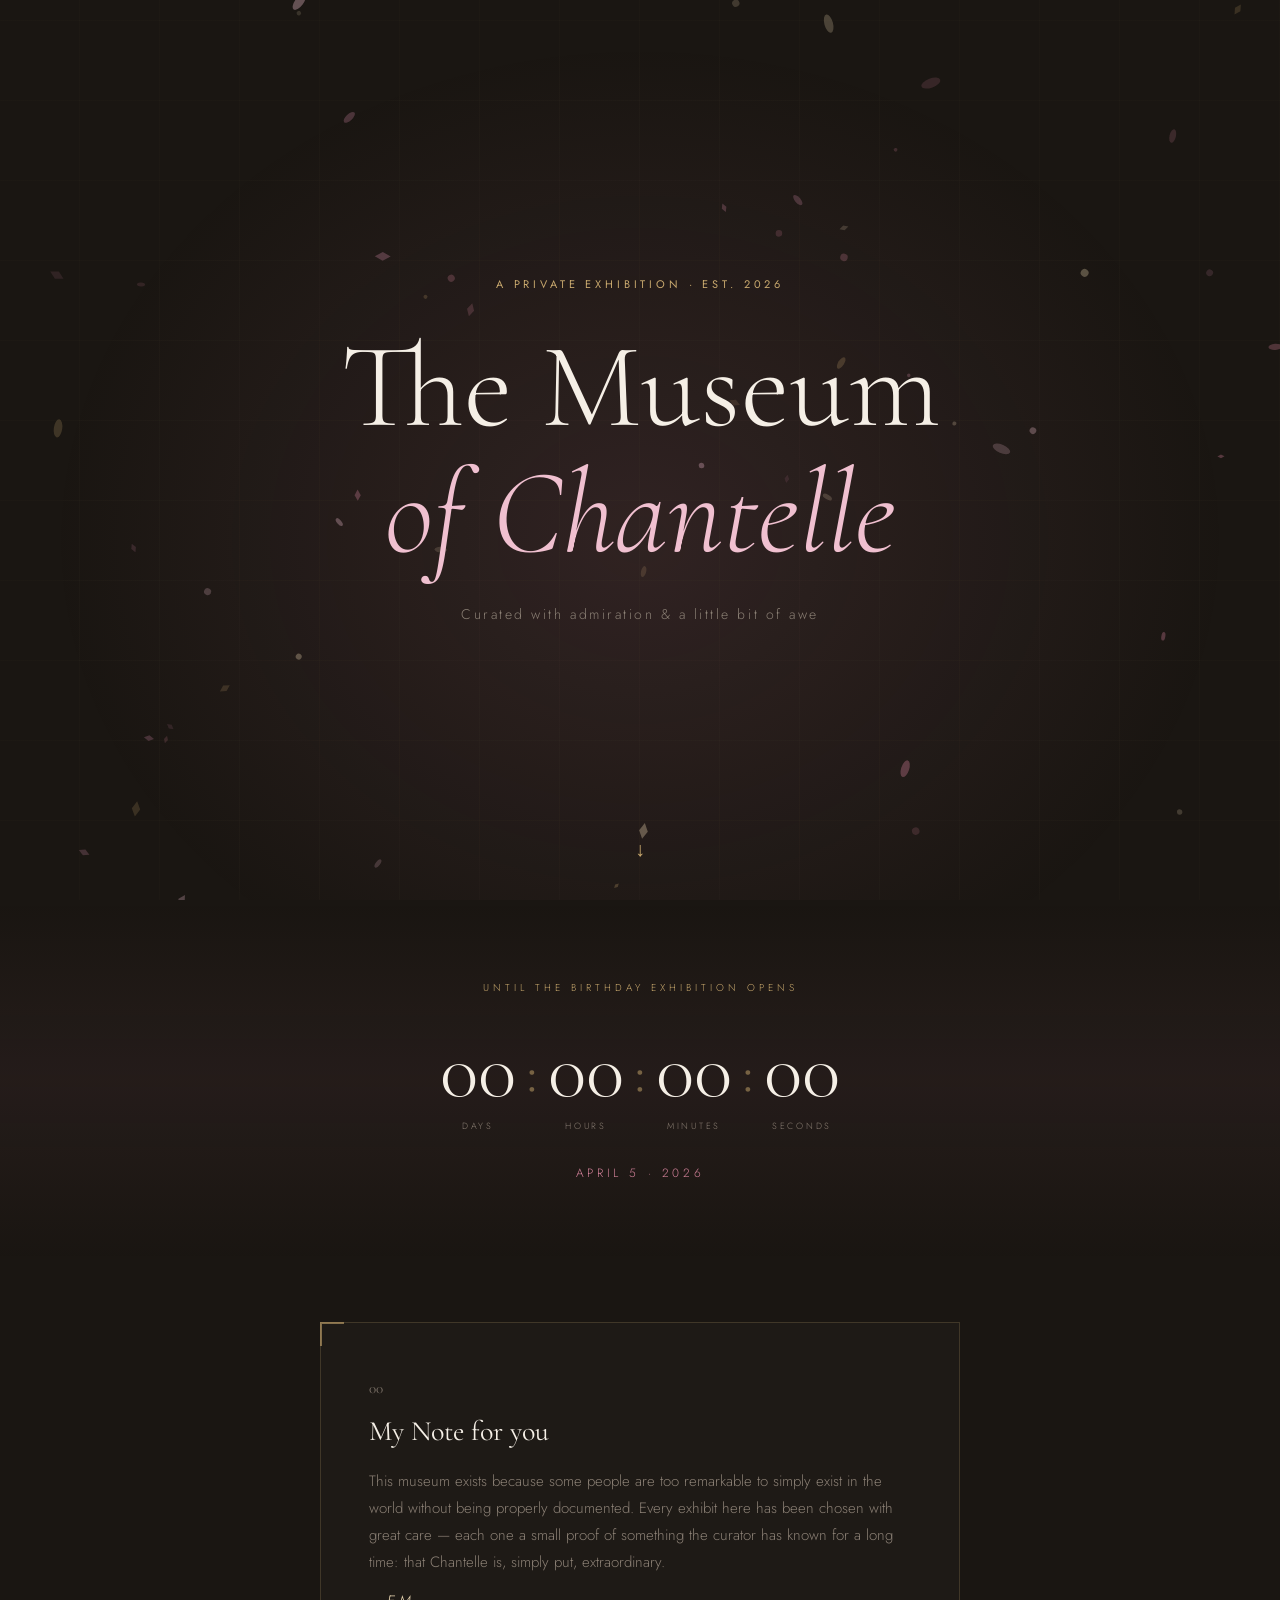
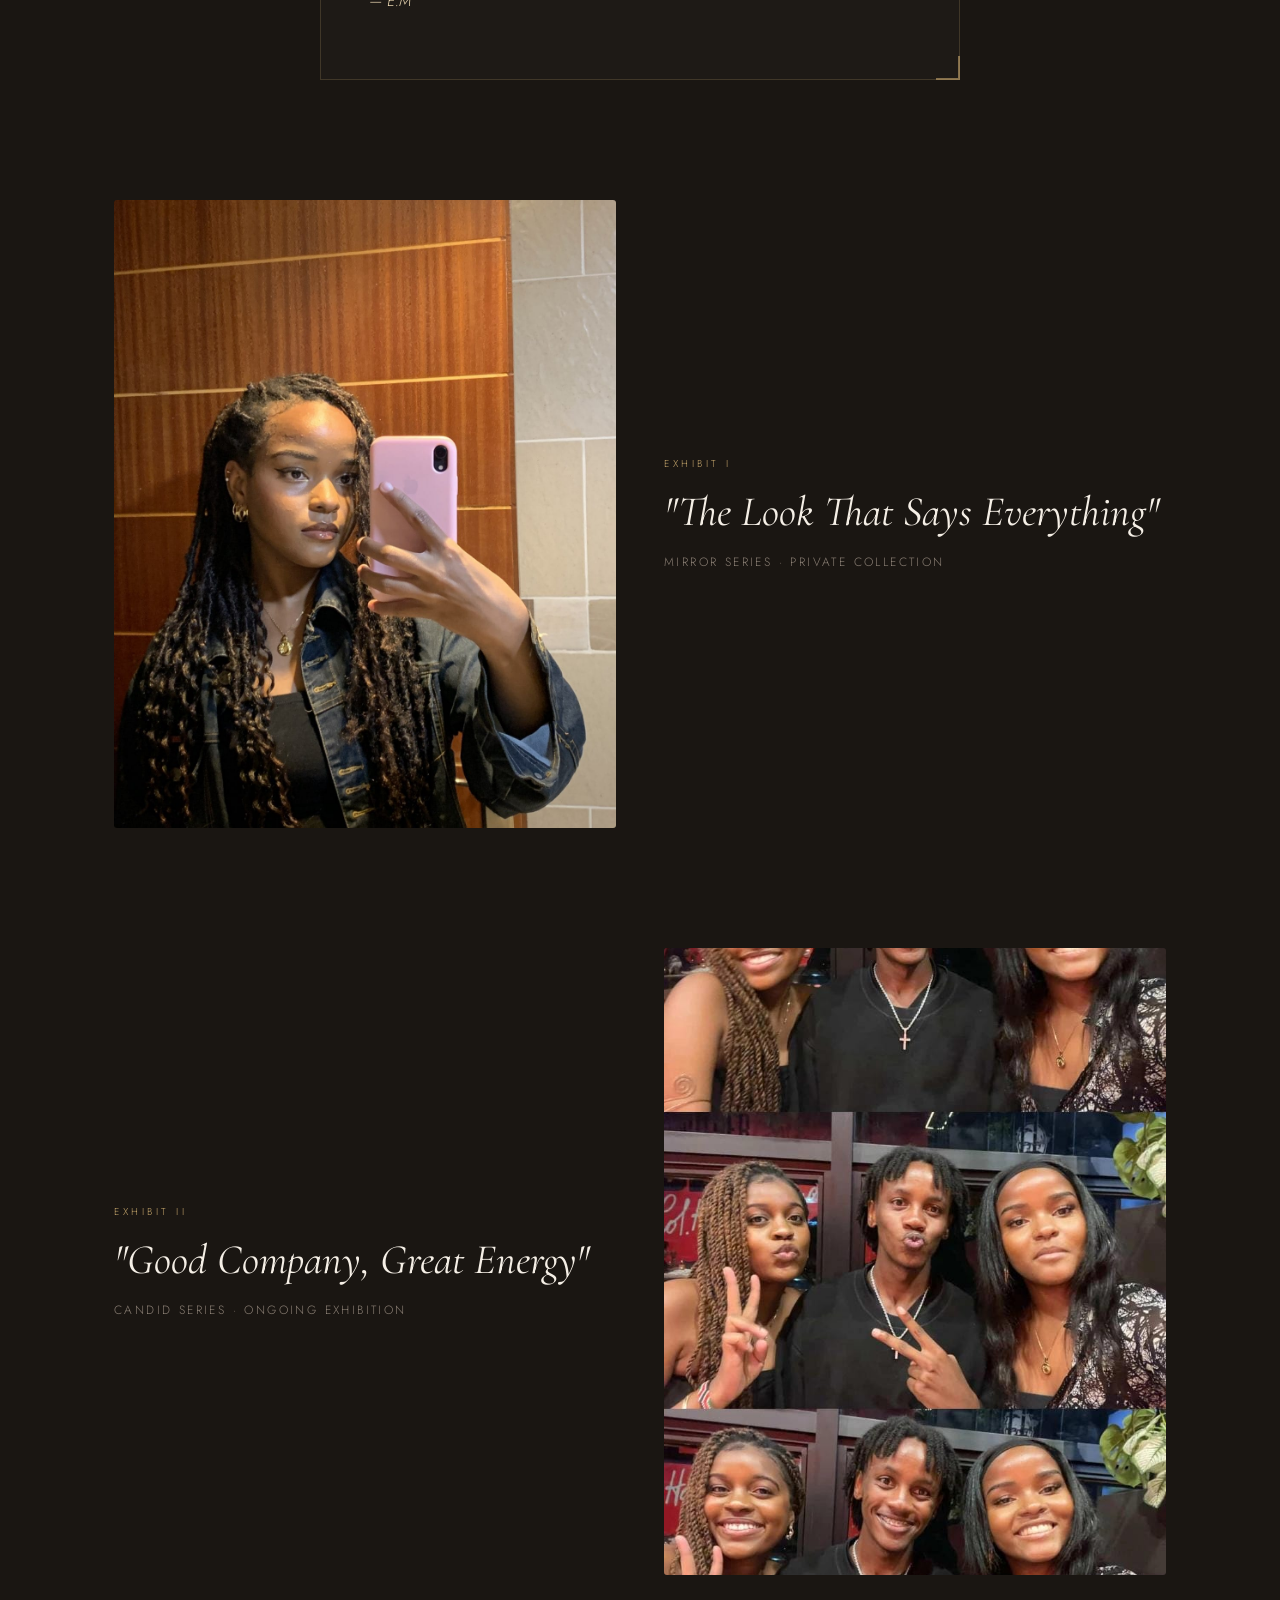
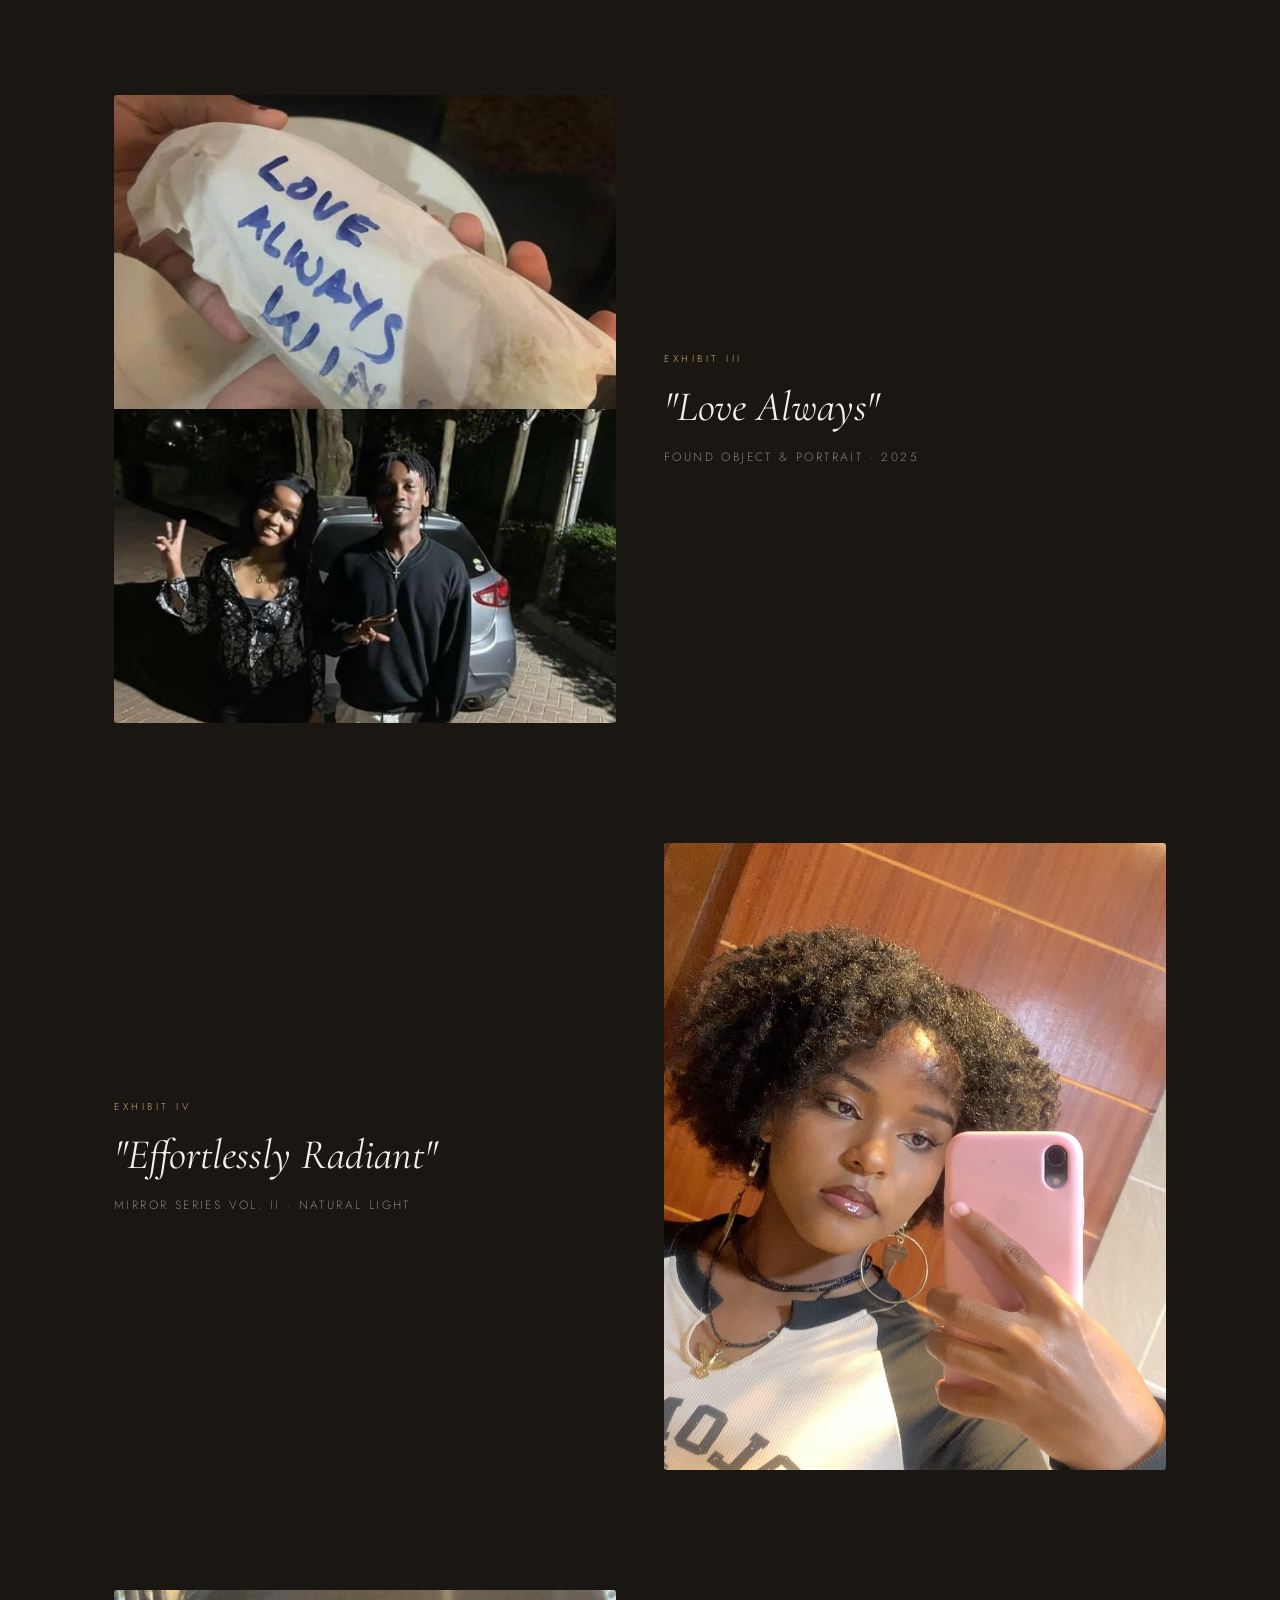
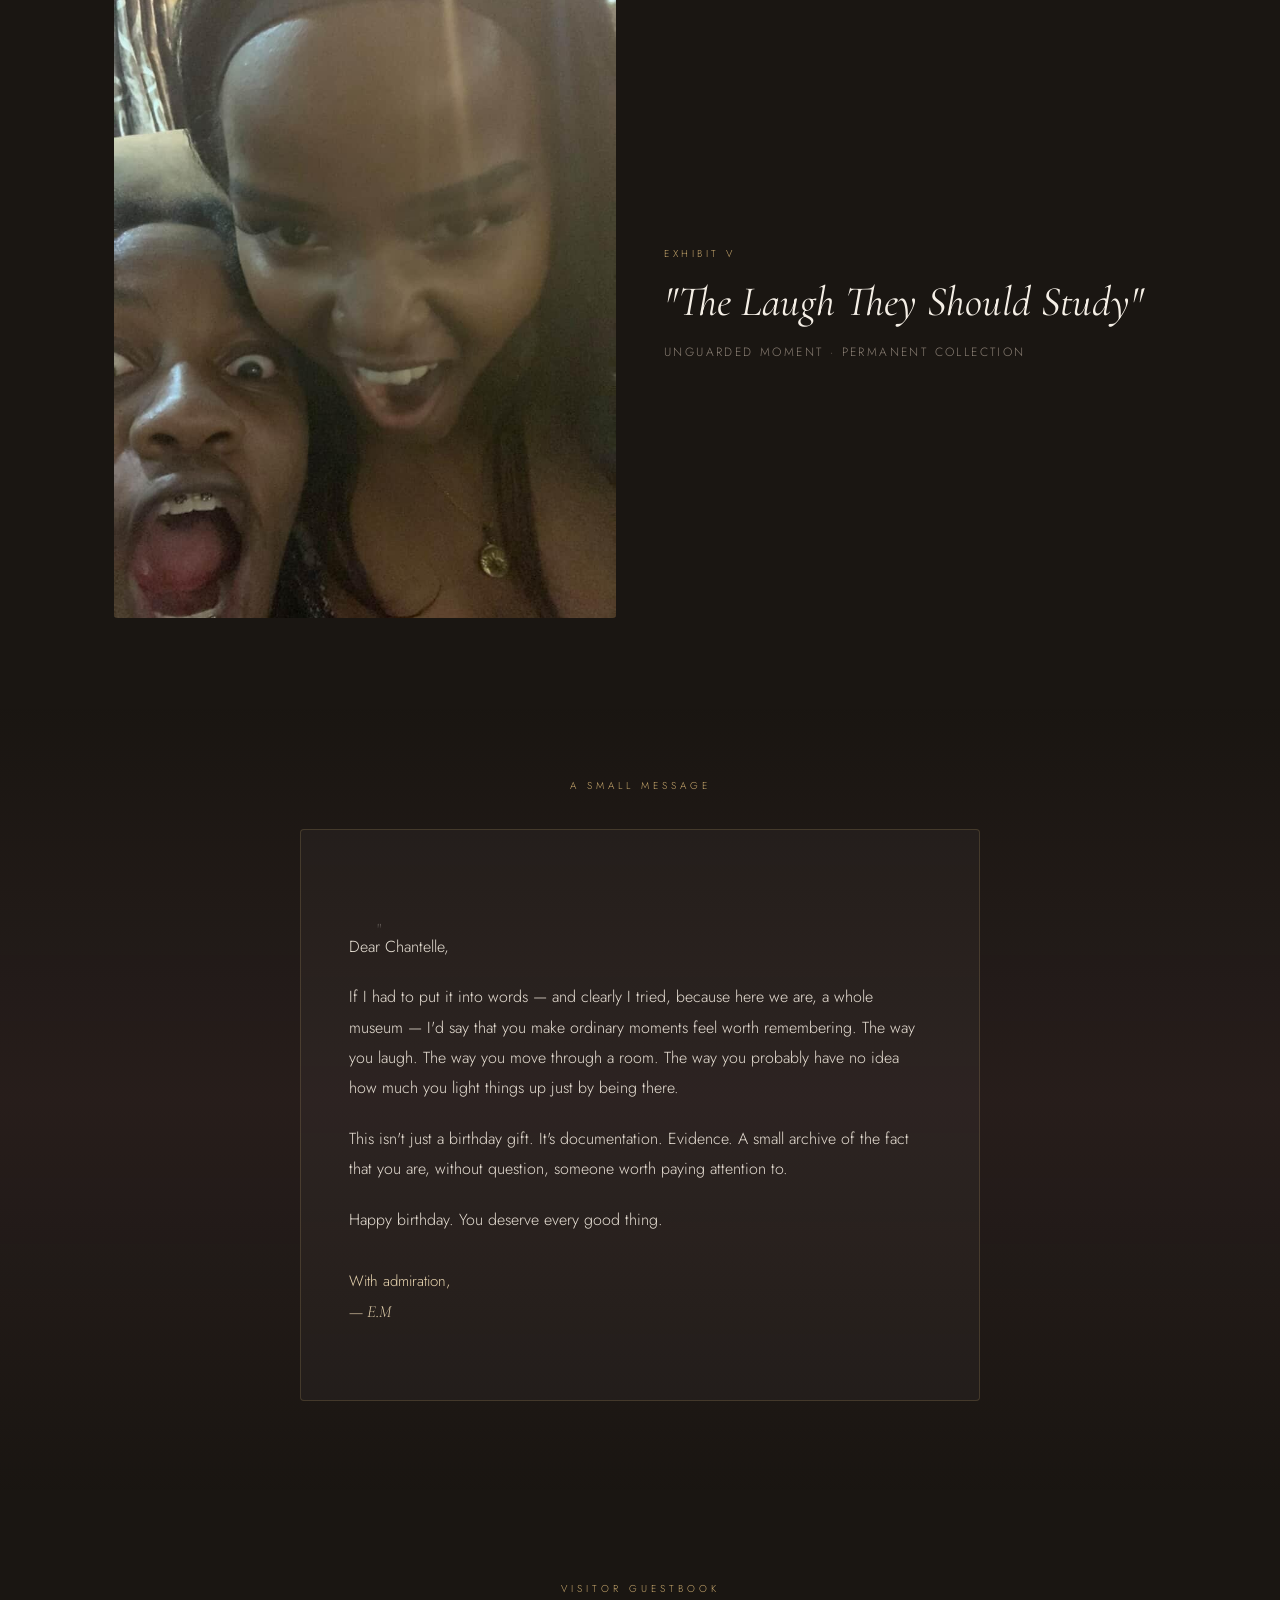
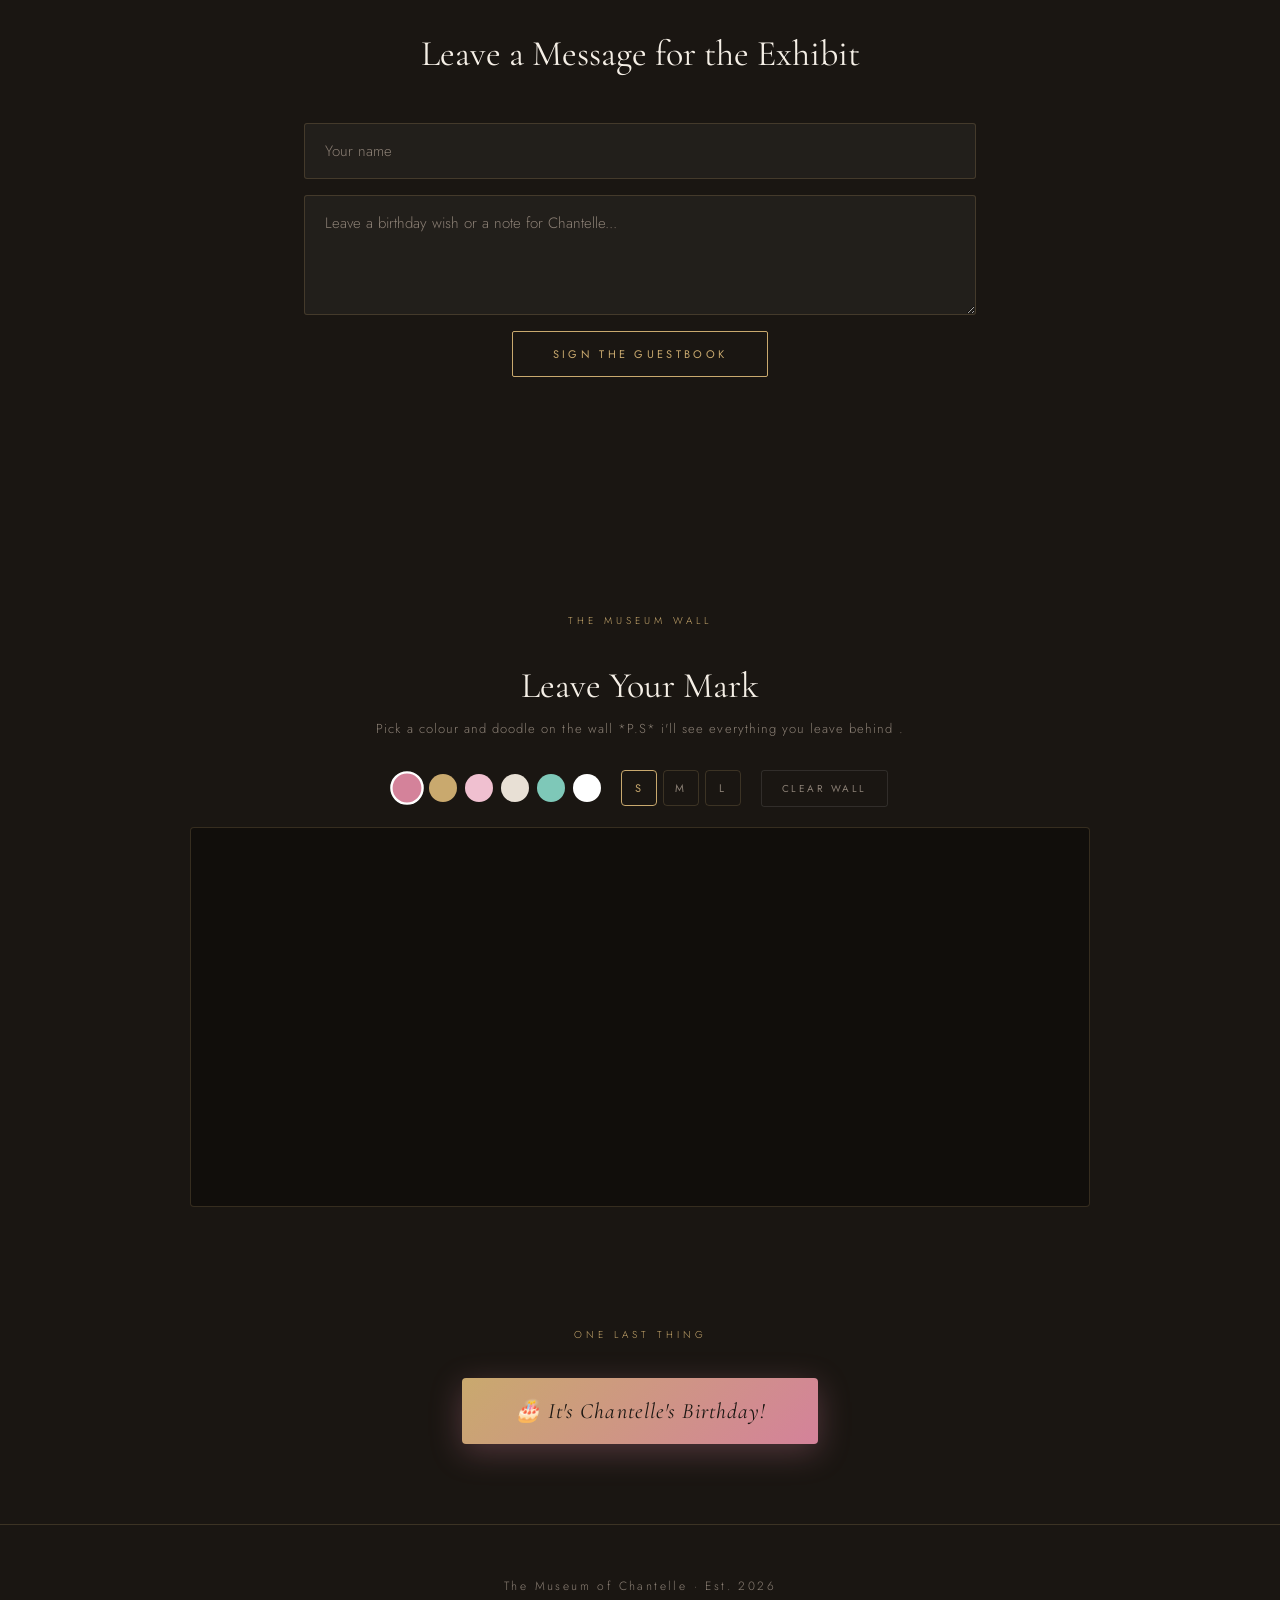
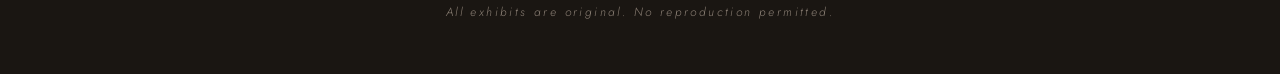
<file: index.html>
<!DOCTYPE html>
<html lang="en">
<head>
  <meta charset="UTF-8">
  <meta name="viewport" content="width=device-width, initial-scale=1.0">
  <title>The Museum of Us</title>
  <link rel="preconnect" href="https://fonts.googleapis.com">
  <link href="https://fonts.googleapis.com/css2?family=Cormorant+Garamond:ital,wght@0,300;0,400;0,600;1,300;1,400&family=Jost:wght@200;300;400&display=swap" rel="stylesheet">
  <link rel="stylesheet" href="styles.css">
</head>
<body>

  <!-- Floating petals canvas -->
  <canvas id="petals"></canvas>

  <!-- ── HERO ── -->
  <header class="hero">
    <p class="hero-eyebrow">A Private Exhibition · Est. 2026</p>
    <h1 class="hero-title">The Museum<br><em>of Chantelle</em></h1>
    <p class="hero-sub">Curated with admiration &amp; a little bit of awe</p>
    <div class="scroll-hint">↓</div>
  </header>

  <!-- ── COUNTDOWN ── -->
  <section class="countdown-section">
    <p class="section-label">Until the Birthday Exhibition Opens</p>
    <div class="countdown-grid">
      <div class="cd-block"><span id="cd-days">--</span><small>Days</small></div>
      <div class="cd-sep">:</div>
      <div class="cd-block"><span id="cd-hours">--</span><small>Hours</small></div>
      <div class="cd-sep">:</div>
      <div class="cd-block"><span id="cd-mins">--</span><small>Minutes</small></div>
      <div class="cd-sep">:</div>
      <div class="cd-block"><span id="cd-secs">--</span><small>Seconds</small></div>
    </div>
    <p class="birthday-date">April 5 · 2026</p>
  </section>

  <!-- ── INTRO PLACARD ── -->
  <section class="placard-section">
    <div class="placard">
      <p class="placard-number">00</p>
      <h2>My Note for you</h2>
      <p>This museum exists because some people are too remarkable to simply exist in the world without being properly documented. Every exhibit here has been chosen with great care — each one a small proof of something the curator has known for a long time: that Chantelle is, simply put, extraordinary.</p>
      <p><em>— E.M</em></p>
    </div>
  </section>

  <!-- ── GALLERY ── -->
  <main class="gallery">

    <article class="exhibit" data-num="I">
      <div class="exhibit-img-wrap">
        <img src="Images/photo1.jpeg" alt="Exhibit I" onerror="this.parentElement.classList.add('no-img')">
        <div class="img-placeholder"><span>I</span></div>
      </div>
      <div class="exhibit-caption">
        <span class="exhibit-num">Exhibit I</span>
        <h3>"The Look That Says Everything"</h3>
        <p>Mirror Series · Private Collection</p>
      </div>
    </article>

    <article class="exhibit exhibit-right" data-num="II">
      <div class="exhibit-img-wrap">
        <img src="Images/photo2.jpeg" alt="Exhibit II" onerror="this.parentElement.classList.add('no-img')">
        <div class="img-placeholder"><span>II</span></div>
      </div>
      <div class="exhibit-caption">
        <span class="exhibit-num">Exhibit II</span>
        <h3>"Good Company, Great Energy"</h3>
        <p>Candid Series · Ongoing Exhibition</p>
      </div>
    </article>

    <article class="exhibit" data-num="III">
      <div class="exhibit-img-wrap">
        <img src="Images/photo3.jpeg" alt="Exhibit III" onerror="this.parentElement.classList.add('no-img')">
        <div class="img-placeholder"><span>III</span></div>
      </div>
      <div class="exhibit-caption">
        <span class="exhibit-num">Exhibit III</span>
        <h3>"Love Always"</h3>
        <p>Found Object &amp; Portrait · 2025</p>
      </div>
    </article>

    <article class="exhibit exhibit-right" data-num="IV">
      <div class="exhibit-img-wrap">
        <img src="Images/photo4.jpeg" alt="Exhibit IV" onerror="this.parentElement.classList.add('no-img')">
        <div class="img-placeholder"><span>IV</span></div>
      </div>
      <div class="exhibit-caption">
        <span class="exhibit-num">Exhibit IV</span>
        <h3>"Effortlessly Radiant"</h3>
        <p>Mirror Series Vol. II · Natural Light</p>
      </div>
    </article>

    <article class="exhibit" data-num="V">
      <div class="exhibit-img-wrap">
        <img src="Images/photo5.jpeg" alt="Exhibit V" onerror="this.parentElement.classList.add('no-img')">
        <div class="img-placeholder"><span>V</span></div>
      </div>
      <div class="exhibit-caption">
        <span class="exhibit-num">Exhibit V</span>
        <h3>"The Laugh They Should Study"</h3>
        <p>Unguarded Moment · Permanent Collection</p>
      </div>
    </article>

    

    

  </main>

  <!-- ── LOVE NOTE ── -->
  <section class="note-section">
    <div class="note-inner">
      <p class="section-label">A small message</p>
      <div class="note-card">
        <p class="note-drop">"</p>
        
        <p>Dear Chantelle,</p>
        <p>If I had to put it into words — and clearly I tried, because here we are, a whole museum — I'd say that you make ordinary moments feel worth remembering. The way you laugh. The way you move through a room. The way you probably have no idea how much you light things up just by being there.</p>
        <p>This isn't just a birthday gift. It's documentation. Evidence. A small archive of the fact that you are, without question, someone worth paying attention to.</p>
        <p>Happy birthday. You deserve every good thing.</p>
        <p class="note-sign">With admiration,<br><em>— E.M </em></p>
      </div>
    </div>
  </section>

  <!-- ── GUESTBOOK ── -->
  <section class="guestbook-section">
    <p class="section-label">Visitor Guestbook</p>
    <h2 class="guestbook-title">Leave a Message for the Exhibit</h2>
    <div class="guestbook-form">
      <input type="text" id="gb-name" placeholder="Your name" maxlength="40">
      <textarea id="gb-msg" placeholder="Leave a birthday wish or a note for Chantelle..." maxlength="300"></textarea>
      <button id="gb-submit">Sign the Guestbook</button>
    </div>
    <div class="guestbook-entries" id="gb-entries"></div>
  </section>

  
  <!-- ── SIGN THE WALL ── -->
  <section class="wall-section">
    <p class="section-label">The Museum Wall</p>
    <h2 class="wall-title">Leave Your Mark</h2>
    <p class="wall-sub">Pick a colour and doodle on the wall *P.S* i'll see everything you leave behind .</p>
    <div class="wall-tools">
      <div class="color-swatches">
        <button class="swatch active" data-color="#d4829a" style="background:#d4829a"></button>
        <button class="swatch" data-color="#c9a96e" style="background:#c9a96e"></button>
        <button class="swatch" data-color="#f0c0d0" style="background:#f0c0d0"></button>
        <button class="swatch" data-color="#e8e0d5" style="background:#e8e0d5"></button>
        <button class="swatch" data-color="#7ec8b8" style="background:#7ec8b8"></button>
        <button class="swatch" data-color="#ffffff" style="background:#ffffff"></button>
      </div>
      <div class="brush-sizes">
        <button class="brush-btn active" data-size="3">S</button>
        <button class="brush-btn" data-size="7">M</button>
        <button class="brush-btn" data-size="14">L</button>
      </div>
      <button id="wall-clear">Clear Wall</button>
    </div>
    <canvas id="wall-canvas"></canvas>
  </section>
 
  <!-- ── BIRTHDAY BUTTON ── -->
  <section class="birthday-btn-section">
    <p class="section-label">One Last Thing</p>
    <a href="birthday.html"><button id="birthday-trigger">🎂 It's Chantelle's Birthday!</button></a>
  </section>
 
  <!-- ── FOOTER ── -->
  <footer class="site-footer">
    <p>The Museum of Chantelle · Est. 2026</p>
    <p><em>All exhibits are original. No reproduction permitted.</em></p>
  </footer>
   
  <script src="scripts.js"></script>
</body>
</html>
</file>
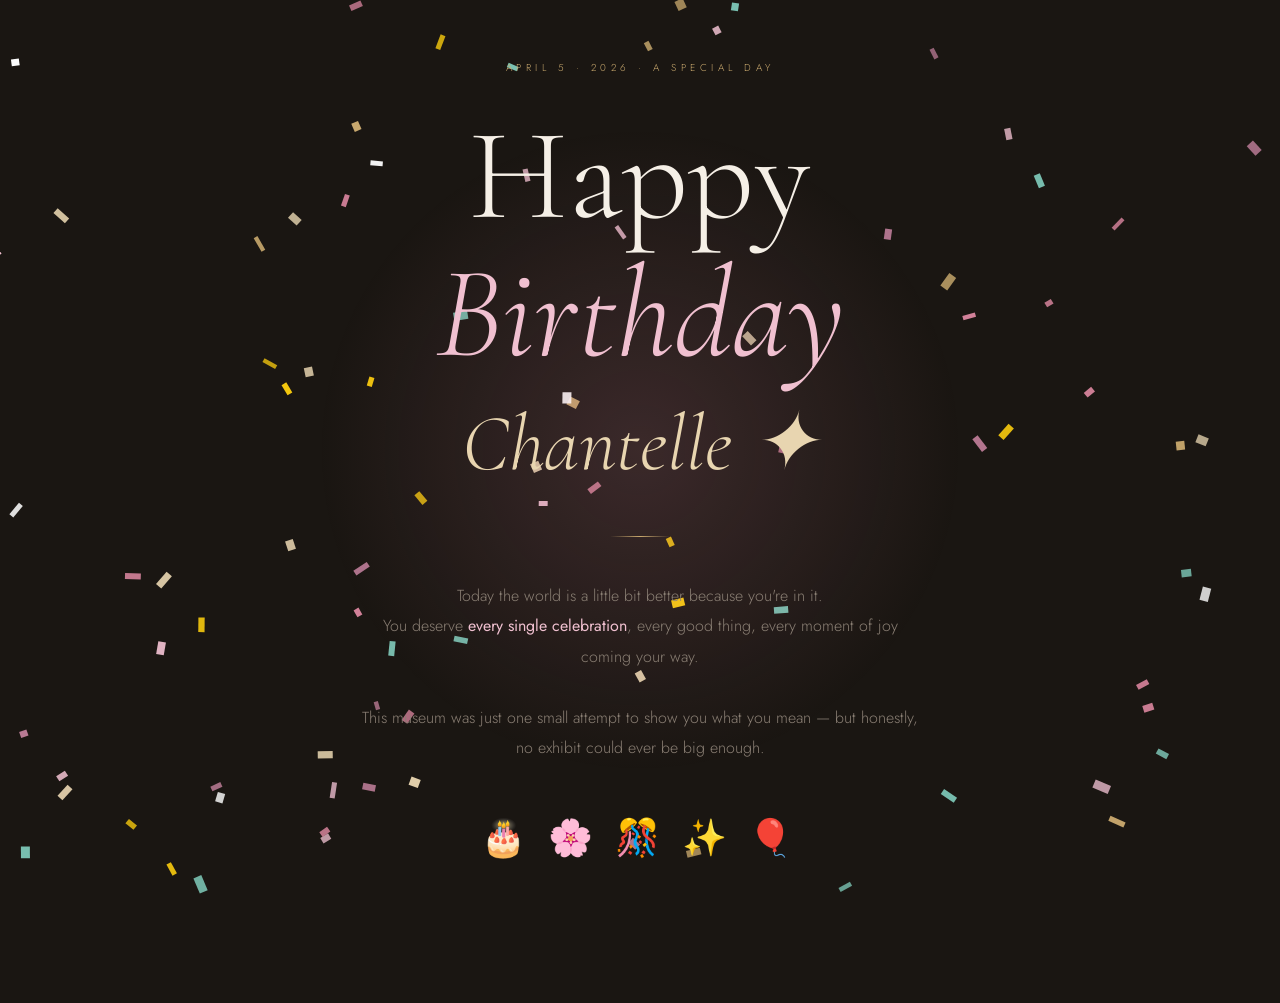
<file: birthday.html>
<!DOCTYPE html>
<html lang="en">
<head>
  <meta charset="UTF-8">
  <meta name="viewport" content="width=device-width, initial-scale=1.0">
  <title>Happy Birthday Chantelle 🎂</title>
  <link rel="preconnect" href="https://fonts.googleapis.com">
  <link href="https://fonts.googleapis.com/css2?family=Cormorant+Garamond:ital,wght@0,300;0,400;1,300;1,400&family=Jost:wght@200;300;400&display=swap" rel="stylesheet">
  <style>
    *, *::before, *::after { box-sizing: border-box; margin: 0; padding: 0; }

    :root {
      --bg:      #1a1612;
      --gold:    #c9a96e;
      --gold-lt: #e8d5b0;
      --rose:    #d4829a;
      --rose-lt: #f0c0d0;
      --cream:   #f5efe6;
      --muted:   #8a7f74;
    }

    html, body {
      height: 100%;
      background: var(--bg);
      color: var(--cream);
      font-family: 'Jost', sans-serif;
      font-weight: 300;
      overflow-x: hidden;
    }

    canvas#bg-confetti {
      position: fixed;
      inset: 0;
      width: 100%; height: 100%;
      pointer-events: none;
      z-index: 0;
    }

    .page {
      position: relative;
      z-index: 1;
      min-height: 100vh;
      display: flex;
      flex-direction: column;
      align-items: center;
      justify-content: center;
      text-align: center;
      padding: 60px 24px;
      gap: 0;
    }

    /* big radial glow */
    .page::before {
      content: '';
      position: fixed;
      top: 50%; left: 50%;
      transform: translate(-50%, -50%);
      width: 700px; height: 700px;
      background: radial-gradient(circle, rgba(212,130,154,0.18) 0%, transparent 65%);
      pointer-events: none;
    }

    .eyebrow {
      font-size: 10px;
      letter-spacing: 0.45em;
      text-transform: uppercase;
      color: var(--gold);
      margin-bottom: 36px;
      opacity: 0;
      animation: riseUp 0.9s 0.2s forwards;
    }

    .big-wish {
      font-family: 'Cormorant Garamond', serif;
      font-size: clamp(52px, 11vw, 130px);
      font-weight: 300;
      line-height: 1;
      color: var(--cream);
      opacity: 0;
      animation: riseUp 1s 0.5s forwards;
    }

    .big-wish em {
      display: block;
      font-style: italic;
      color: var(--rose-lt);
      margin-top: 8px;
    }

    .name-line {
      font-family: 'Cormorant Garamond', serif;
      font-size: clamp(36px, 7vw, 80px);
      font-weight: 300;
      font-style: italic;
      color: var(--gold-lt);
      margin-top: 16px;
      opacity: 0;
      animation: riseUp 1s 0.85s forwards;
    }

    .divider {
      width: 60px;
      height: 1px;
      background: linear-gradient(90deg, transparent, var(--gold), transparent);
      margin: 44px auto;
      opacity: 0;
      animation: riseUp 0.8s 1.1s forwards;
    }

    .message {
      max-width: 560px;
      font-size: 16px;
      line-height: 1.9;
      color: var(--muted);
      opacity: 0;
      animation: riseUp 1s 1.3s forwards;
    }

    .message strong {
      color: var(--rose-lt);
      font-weight: 400;
    }

    .emoji-row {
      font-size: 36px;
      margin-top: 48px;
      letter-spacing: 0.15em;
      opacity: 0;
      animation: riseUp 0.8s 1.8s forwards;
    }

    .back-link {
      margin-top: 56px;
      opacity: 0;
      animation: riseUp 0.8s 2.1s forwards;
    }

    .back-link a {
      font-size: 10px;
      letter-spacing: 0.3em;
      text-transform: uppercase;
      color: var(--muted);
      text-decoration: none;
      border-bottom: 1px solid var(--muted);
      padding-bottom: 2px;
      transition: color 0.2s, border-color 0.2s;
    }
    .back-link a:hover { color: var(--gold); border-color: var(--gold); }

    @keyframes riseUp {
      from { opacity: 0; transform: translateY(24px); }
      to   { opacity: 1; transform: translateY(0); }
    }
  </style>
</head>
<body>

  <canvas id="bg-confetti"></canvas>

  <div class="page">
    <p class="eyebrow">April 5 · 2026 · A Special Day</p>

    <h1 class="big-wish">
      Happy
      <em>Birthday</em>
    </h1>
    <p class="name-line">Chantelle ✦</p>

    <div class="divider"></div>

    <p class="message">
      Today the world is a little bit better because you're in it.<br>
      You deserve <strong>every single celebration</strong>, every good thing,
      every moment of joy coming your way.<br><br>
      This museum was just one small attempt to show you
      what you mean — but honestly, no exhibit could ever be big enough.
    </p>

    <div class="emoji-row">🎂 🌸 🎊 ✨ 🎈</div>

    <div class="back-link">
      <a href="index.html">← Return to the Museum</a>
    </div>
  </div>

  <script>
    /* ── Continuous confetti on the birthday page ── */
    const canvas = document.getElementById('bg-confetti');
    const ctx    = canvas.getContext('2d');
    let W, H;

    function resize() {
      W = canvas.width  = window.innerWidth;
      H = canvas.height = window.innerHeight;
    }
    resize();
    window.addEventListener('resize', resize);

    const COLORS = ['#d4829a','#c9a96e','#f0c0d0','#e8d5b0','#7ec8b8','#ffffff','#f6c90e','#b97a94'];

    class Piece {
      constructor(initial) {
        this.reset(initial);
      }
      reset(initial) {
        this.x    = Math.random() * W;
        this.y    = initial ? Math.random() * H : -14;
        this.w    = 7 + Math.random() * 10;
        this.h    = 4 + Math.random() * 5;
        this.color= COLORS[Math.floor(Math.random() * COLORS.length)];
        this.rot  = Math.random() * Math.PI * 2;
        this.drot = (Math.random() - 0.5) * 0.14;
        this.vx   = (Math.random() - 0.5) * 2.2;
        this.vy   = 1.6 + Math.random() * 2.5;
        this.alpha= 0.75 + Math.random() * 0.25;
      }
      update() {
        this.x   += this.vx + Math.sin(this.y * 0.015) * 0.5;
        this.y   += this.vy;
        this.rot += this.drot;
        if (this.y > H + 16) this.reset(false);
      }
      draw() {
        ctx.save();
        ctx.globalAlpha = this.alpha;
        ctx.translate(this.x, this.y);
        ctx.rotate(this.rot);
        ctx.fillStyle = this.color;
        ctx.fillRect(-this.w / 2, -this.h / 2, this.w, this.h);
        ctx.restore();
      }
    }

    const pieces = Array.from({ length: 90 }, () => new Piece(true));

    function loop() {
      ctx.clearRect(0, 0, W, H);
      pieces.forEach(p => { p.update(); p.draw(); });
      requestAnimationFrame(loop);
    }
    loop();
  </script>

</body>
</html>
</file>
<file: styles.css>
/* ─── RESET & BASE ─────────────────────────────── */
*, *::before, *::after { box-sizing: border-box; margin: 0; padding: 0; }

:root {
  --bg:        #1a1612;
  --bg2:       #211c17;
  --gold:      #c9a96e;
  --gold-lt:   #e8d5b0;
  --rose:      #d4829a;
  --rose-lt:   #f0c0d0;
  --cream:     #f5efe6;
  --text:      #e8e0d5;
  --muted:     #8a7f74;
  --border:    rgba(201,169,110,0.2);
}

html { scroll-behavior: smooth; }

body {
  background: var(--bg);
  color: var(--text);
  font-family: 'Jost', sans-serif;
  font-weight: 300;
  overflow-x: hidden;
}

/* ─── PETAL CANVAS ──────────────────────────────── */
#petals {
  position: fixed;
  top: 0; left: 0;
  width: 100%; height: 100%;
  pointer-events: none;
  z-index: 0;
  opacity: 0.45;
}

/* ─── HERO ──────────────────────────────────────── */
.hero {
  position: relative;
  z-index: 1;
  min-height: 100vh;
  display: flex;
  flex-direction: column;
  align-items: center;
  justify-content: center;
  text-align: center;
  padding: 40px 20px;
  background: radial-gradient(ellipse at 50% 60%, rgba(212,130,154,0.12) 0%, transparent 65%);
}

.hero::before {
  content: '';
  position: absolute;
  inset: 0;
  background:
    repeating-linear-gradient(0deg, transparent, transparent 79px, rgba(201,169,110,0.04) 80px),
    repeating-linear-gradient(90deg, transparent, transparent 79px, rgba(201,169,110,0.04) 80px);
  pointer-events: none;
}

.hero-eyebrow {
  font-family: 'Jost', sans-serif;
  font-size: 11px;
  font-weight: 400;
  letter-spacing: 0.35em;
  text-transform: uppercase;
  color: var(--gold);
  margin-bottom: 32px;
  opacity: 0;
  animation: fadeUp 1s 0.3s forwards;
}

.hero-title {
  font-family: 'Cormorant Garamond', serif;
  font-size: clamp(56px, 10vw, 120px);
  font-weight: 300;
  line-height: 1.05;
  color: var(--cream);
  margin-bottom: 28px;
  opacity: 0;
  animation: fadeUp 1.1s 0.6s forwards;
}

.hero-title em {
  font-style: italic;
  color: var(--rose-lt);
}

.hero-sub {
  font-size: 14px;
  letter-spacing: 0.18em;
  color: var(--muted);
  opacity: 0;
  animation: fadeUp 1s 0.9s forwards;
}

.scroll-hint {
  position: absolute;
  bottom: 36px;
  font-size: 20px;
  color: var(--gold);
  opacity: 0;
  animation: fadeUp 1s 1.5s forwards, bounce 2s 2.5s infinite;
}

/* ─── COUNTDOWN ─────────────────────────────────── */
.countdown-section {
  position: relative;
  z-index: 1;
  text-align: center;
  padding: 80px 20px;
  background: linear-gradient(180deg, transparent, rgba(212,130,154,0.06), transparent);
}

.section-label {
  font-size: 10px;
  letter-spacing: 0.4em;
  text-transform: uppercase;
  color: var(--gold);
  margin-bottom: 36px;
}

.countdown-grid {
  display: flex;
  justify-content: center;
  align-items: center;
  gap: 8px;
  flex-wrap: wrap;
}

.cd-block {
  display: flex;
  flex-direction: column;
  align-items: center;
  gap: 8px;
  min-width: 80px;
}

.cd-block span {
  font-family: 'Cormorant Garamond', serif;
  font-size: clamp(48px, 8vw, 80px);
  font-weight: 300;
  color: var(--cream);
  line-height: 1;
  transition: transform 0.15s ease;
}

.cd-block span.tick {
  transform: scale(1.08);
}

.cd-block small {
  font-size: 9px;
  letter-spacing: 0.3em;
  text-transform: uppercase;
  color: var(--muted);
}

.cd-sep {
  font-family: 'Cormorant Garamond', serif;
  font-size: 60px;
  color: var(--gold);
  opacity: 0.5;
  line-height: 1;
  padding-bottom: 20px;
}

.birthday-date {
  margin-top: 32px;
  font-size: 12px;
  letter-spacing: 0.3em;
  color: var(--rose);
  text-transform: uppercase;
}

/* ─── PLACARD / CURATOR NOTE ────────────────────── */
.placard-section {
  position: relative;
  z-index: 1;
  display: flex;
  justify-content: center;
  padding: 60px 24px 80px;
}

.placard {
  max-width: 640px;
  border: 1px solid var(--border);
  padding: 52px 48px;
  background: rgba(255,255,255,0.02);
  position: relative;
}

.placard::before, .placard::after {
  content: '';
  position: absolute;
  width: 24px; height: 24px;
  border-color: var(--gold);
  border-style: solid;
  opacity: 0.6;
}
.placard::before { top: -1px; left: -1px; border-width: 2px 0 0 2px; }
.placard::after  { bottom: -1px; right: -1px; border-width: 0 2px 2px 0; }

.placard-number {
  font-family: 'Cormorant Garamond', serif;
  font-size: 72px;
  font-weight: 300;
  color: var(--border);
  line-height: 1;
  margin-bottom: 16px;
}

.placard h2 {
  font-family: 'Cormorant Garamond', serif;
  font-size: 28px;
  font-weight: 400;
  color: var(--cream);
  margin-bottom: 20px;
}

.placard p {
  line-height: 1.8;
  color: var(--muted);
  margin-bottom: 12px;
  font-size: 15px;
}

.placard em { color: var(--gold-lt); }

/* ─── GALLERY ───────────────────────────────────── */
.gallery {
  position: relative;
  z-index: 1;
  max-width: 1100px;
  margin: 0 auto;
  padding: 40px 24px 80px;
  display: flex;
  flex-direction: column;
  gap: 120px;
}

.exhibit {
  display: grid;
  grid-template-columns: 1fr 1fr;
  gap: 48px;
  align-items: center;
  opacity: 0;
  transform: translateY(40px);
  transition: opacity 0.9s ease, transform 0.9s ease;
}

.exhibit.visible {
  opacity: 1;
  transform: translateY(0);
}

.exhibit-right {
  direction: rtl;
}
.exhibit-right > * { direction: ltr; }

/* image wrapper */
.exhibit-img-wrap {
  position: relative;
  overflow: hidden;
  border-radius: 3px;
  aspect-ratio: 4/5;
  background: var(--bg2);
}

.exhibit-img-wrap img {
  width: 100%;
  height: 100%;
  object-fit: cover;
  display: block;
  transition: transform 0.7s ease;
  position: relative;
  z-index: 1;
}

.exhibit-img-wrap:hover img {
  transform: scale(1.04);
}

/* placeholder shown when image missing */
.img-placeholder {
  position: absolute;
  inset: 0;
  display: flex;
  align-items: center;
  justify-content: center;
  background: linear-gradient(135deg, #2a2018, #1e1812);
  z-index: 0;
}

.img-placeholder span {
  font-family: 'Cormorant Garamond', serif;
  font-size: 80px;
  font-weight: 300;
  color: rgba(201,169,110,0.15);
}

/* hide placeholder when img loads */
.exhibit-img-wrap img:not([src=""]) + .img-placeholder { display: none; }
.exhibit-img-wrap.no-img img { display: none; }
.exhibit-img-wrap.no-img .img-placeholder { display: flex; }

/* gold frame line */
.exhibit-img-wrap::after {
  content: '';
  position: absolute;
  inset: 10px;
  border: 1px solid rgba(201,169,110,0.18);
  border-radius: 2px;
  pointer-events: none;
  z-index: 2;
  opacity: 0;
  transition: opacity 0.4s;
}
.exhibit:hover .exhibit-img-wrap::after { opacity: 1; }

/* caption */
.exhibit-caption {
  padding: 12px 0;
}

.exhibit-num {
  display: block;
  font-size: 10px;
  letter-spacing: 0.35em;
  text-transform: uppercase;
  color: var(--gold);
  margin-bottom: 16px;
}

.exhibit-caption h3 {
  font-family: 'Cormorant Garamond', serif;
  font-size: clamp(28px, 3.5vw, 42px);
  font-weight: 400;
  font-style: italic;
  color: var(--cream);
  line-height: 1.2;
  margin-bottom: 16px;
}

.exhibit-caption p {
  font-size: 12px;
  letter-spacing: 0.2em;
  color: var(--muted);
  text-transform: uppercase;
}

/* ─── LOVE NOTE ──────────────────────────────────── */
.note-section {
  position: relative;
  z-index: 1;
  padding: 80px 24px 100px;
  background: linear-gradient(180deg, transparent, rgba(212,130,154,0.07), transparent);
}

.note-inner {
  max-width: 680px;
  margin: 0 auto;
  text-align: center;
}

.note-card {
  background: rgba(255,255,255,0.03);
  border: 1px solid var(--border);
  border-radius: 4px;
  padding: 52px 48px;
  text-align: left;
  position: relative;
  margin-top: 32px;
}

.note-drop {
  font-family: 'Cormorant Garamond', serif;
  font-size: 120px;
  line-height: 0.6;
  color: var(--rose);
  opacity: 0.3;
  position: absolute;
  top: 32px;
  left: 28px;
  pointer-events: none;
}

.note-card p {
  font-size: 16px;
  line-height: 1.9;
  color: var(--text);
  margin-bottom: 20px;
  position: relative;
  z-index: 1;
}

.note-sign {
  color: var(--gold-lt) !important;
  margin-top: 32px !important;
  font-size: 15px !important;
}

.note-sign em { font-family: 'Cormorant Garamond', serif; font-size: 17px; }

/* ─── GUESTBOOK ──────────────────────────────────── */
.guestbook-section {
  position: relative;
  z-index: 1;
  padding: 80px 24px 100px;
  max-width: 720px;
  margin: 0 auto;
  text-align: center;
}

.guestbook-title {
  font-family: 'Cormorant Garamond', serif;
  font-size: 36px;
  font-weight: 400;
  color: var(--cream);
  margin-bottom: 48px;
}

.guestbook-form {
  display: flex;
  flex-direction: column;
  gap: 16px;
  margin-bottom: 56px;
}

.guestbook-form input,
.guestbook-form textarea {
  background: rgba(255,255,255,0.04);
  border: 1px solid var(--border);
  color: var(--text);
  font-family: 'Jost', sans-serif;
  font-weight: 300;
  font-size: 15px;
  padding: 16px 20px;
  border-radius: 3px;
  outline: none;
  transition: border-color 0.3s;
  resize: vertical;
}

.guestbook-form input:focus,
.guestbook-form textarea:focus {
  border-color: rgba(201,169,110,0.55);
}

.guestbook-form textarea { min-height: 120px; }

.guestbook-form input::placeholder,
.guestbook-form textarea::placeholder { color: var(--muted); }

#gb-submit {
  align-self: center;
  background: transparent;
  border: 1px solid var(--gold);
  color: var(--gold);
  font-family: 'Jost', sans-serif;
  font-size: 11px;
  letter-spacing: 0.3em;
  text-transform: uppercase;
  padding: 14px 40px;
  cursor: pointer;
  border-radius: 2px;
  transition: background 0.3s, color 0.3s;
}

#gb-submit:hover {
  background: var(--gold);
  color: var(--bg);
}

/* entries */
.guestbook-entries {
  display: flex;
  flex-direction: column;
  gap: 24px;
}

.gb-entry {
  border: 1px solid var(--border);
  padding: 28px 32px;
  border-radius: 3px;
  text-align: left;
  animation: fadeUp 0.6s forwards;
  background: rgba(255,255,255,0.02);
}

.gb-entry-name {
  font-size: 10px;
  letter-spacing: 0.3em;
  text-transform: uppercase;
  color: var(--rose);
  margin-bottom: 10px;
}

.gb-entry-msg {
  font-size: 15px;
  line-height: 1.7;
  color: var(--text);
}

.gb-entry-date {
  font-size: 10px;
  color: var(--muted);
  margin-top: 12px;
  letter-spacing: 0.15em;
}

/* ─── FOOTER ─────────────────────────────────────── */
.site-footer {
  position: relative;
  z-index: 1;
  text-align: center;
  padding: 48px 20px;
  border-top: 1px solid var(--border);
  font-size: 12px;
  letter-spacing: 0.2em;
  color: var(--muted);
  line-height: 2.2;
}

/* ─── ANIMATIONS ─────────────────────────────────── */
@keyframes fadeUp {
  from { opacity: 0; transform: translateY(20px); }
  to   { opacity: 1; transform: translateY(0); }
}

@keyframes bounce {
  0%, 100% { transform: translateY(0); }
  50%       { transform: translateY(8px); }
}

/* ─── RESPONSIVE ─────────────────────────────────── */
@media (max-width: 680px) {
  .exhibit, .exhibit-right {
    grid-template-columns: 1fr;
    direction: ltr;
    gap: 28px;
  }
  .exhibit-img-wrap { aspect-ratio: 3/2; }
  .placard { padding: 36px 28px; }
  .note-card { padding: 40px 28px; }
}


/* ─── LIGHTBOX ───────────────────────────────────── */
.img-expand-hint {
  position: absolute;
  bottom: 0; left: 0; right: 0;
  background: linear-gradient(transparent, rgba(0,0,0,0.55));
  color: var(--gold-lt);
  font-size: 10px;
  letter-spacing: 0.25em;
  text-transform: uppercase;
  text-align: center;
  padding: 28px 0 12px;
  opacity: 0;
  transition: opacity 0.3s;
  z-index: 3;
  pointer-events: none;
}

.exhibit-img-wrap:hover .img-expand-hint { opacity: 1; }
.lightbox-trigger { cursor: zoom-in; }

.lightbox {
  position: fixed;
  inset: 0;
  background: rgba(15,11,9,0.95);
  z-index: 1000;
  display: flex;
  flex-direction: column;
  align-items: center;
  justify-content: center;
  padding: 40px 24px;
  opacity: 0;
  pointer-events: none;
  transition: opacity 0.4s ease;
}

.lightbox.open {
  opacity: 1;
  pointer-events: all;
}

.lightbox-img {
  max-width: min(90vw, 780px);
  max-height: 78vh;
  object-fit: contain;
  border-radius: 4px;
  box-shadow: 0 40px 80px rgba(0,0,0,0.6);
  transform: scale(0.92);
  transition: transform 0.4s ease;
}

.lightbox.open .lightbox-img { transform: scale(1); }

.lightbox-caption {
  margin-top: 20px;
  font-family: 'Cormorant Garamond', serif;
  font-style: italic;
  font-size: 20px;
  color: var(--gold-lt);
  opacity: 0.85;
}

.lightbox-close {
  position: absolute;
  top: 20px; right: 28px;
  background: none;
  border: 1px solid rgba(255,255,255,0.15);
  color: var(--muted);
  font-size: 18px;
  width: 40px; height: 40px;
  border-radius: 50%;
  cursor: pointer;
  transition: color 0.2s, border-color 0.2s;
}
.lightbox-close:hover { color: var(--cream); border-color: var(--gold); }

/* ─── SIGN THE WALL ──────────────────────────────── */
.wall-section {
  position: relative;
  z-index: 1;
  padding: 80px 24px 60px;
  text-align: center;
}

.wall-title {
  font-family: 'Cormorant Garamond', serif;
  font-size: 36px;
  font-weight: 400;
  color: var(--cream);
  margin-bottom: 12px;
}

.wall-sub {
  font-size: 13px;
  color: var(--muted);
  letter-spacing: 0.08em;
  margin-bottom: 32px;
}

.wall-tools {
  display: flex;
  align-items: center;
  justify-content: center;
  gap: 20px;
  flex-wrap: wrap;
  margin-bottom: 20px;
}

.color-swatches {
  display: flex;
  gap: 8px;
}

.swatch {
  width: 28px; height: 28px;
  border-radius: 50%;
  border: 2px solid transparent;
  cursor: pointer;
  transition: transform 0.2s, border-color 0.2s;
}
.swatch:hover { transform: scale(1.15); }
.swatch.active { border-color: #fff; transform: scale(1.2); }

.brush-sizes {
  display: flex;
  gap: 6px;
}

.brush-btn {
  background: transparent;
  border: 1px solid var(--border);
  color: var(--muted);
  font-family: 'Jost', sans-serif;
  font-size: 11px;
  letter-spacing: 0.1em;
  width: 36px; height: 36px;
  border-radius: 4px;
  cursor: pointer;
  transition: border-color 0.2s, color 0.2s;
}
.brush-btn:hover, .brush-btn.active {
  border-color: var(--gold);
  color: var(--gold);
}

#wall-clear {
  background: transparent;
  border: 1px solid rgba(255,255,255,0.1);
  color: var(--muted);
  font-family: 'Jost', sans-serif;
  font-size: 10px;
  letter-spacing: 0.25em;
  text-transform: uppercase;
  padding: 10px 20px;
  border-radius: 3px;
  cursor: pointer;
  transition: border-color 0.2s, color 0.2s;
}
#wall-clear:hover { border-color: var(--rose); color: var(--rose); }

#wall-canvas {
  display: block;
  margin: 0 auto;
  max-width: 900px;
  width: 100%;
  height: 380px;
  background: #110e0b;
  border: 1px solid var(--border);
  border-radius: 4px;
  cursor: crosshair;
  touch-action: none;
}

/* ─── BIRTHDAY BUTTON ────────────────────────────── */
.birthday-btn-section {
  position: relative;
  z-index: 1;
  text-align: center;
  padding: 60px 24px 80px;
}

#birthday-trigger {
  font-family: 'Cormorant Garamond', serif;
  font-size: 22px;
  font-style: italic;
  background: linear-gradient(135deg, #c9a96e, #d4829a);
  color: #1a1612;
  border: none;
  padding: 20px 52px;
  border-radius: 4px;
  cursor: pointer;
  letter-spacing: 0.05em;
  box-shadow: 0 8px 32px rgba(212,130,154,0.3);
  transition: transform 0.2s, box-shadow 0.2s;
}

#birthday-trigger:hover {
  transform: translateY(-3px) scale(1.02);
  box-shadow: 0 16px 48px rgba(212,130,154,0.45);
}

/* ─── CONFETTI CANVAS ────────────────────────────── */
#confetti-canvas {
  position: fixed;
  inset: 0;
  width: 100%; height: 100%;
  pointer-events: none;
  z-index: 999;
  opacity: 0;
  transition: opacity 0.3s;
}
#confetti-canvas.active { opacity: 1; }
</file>
